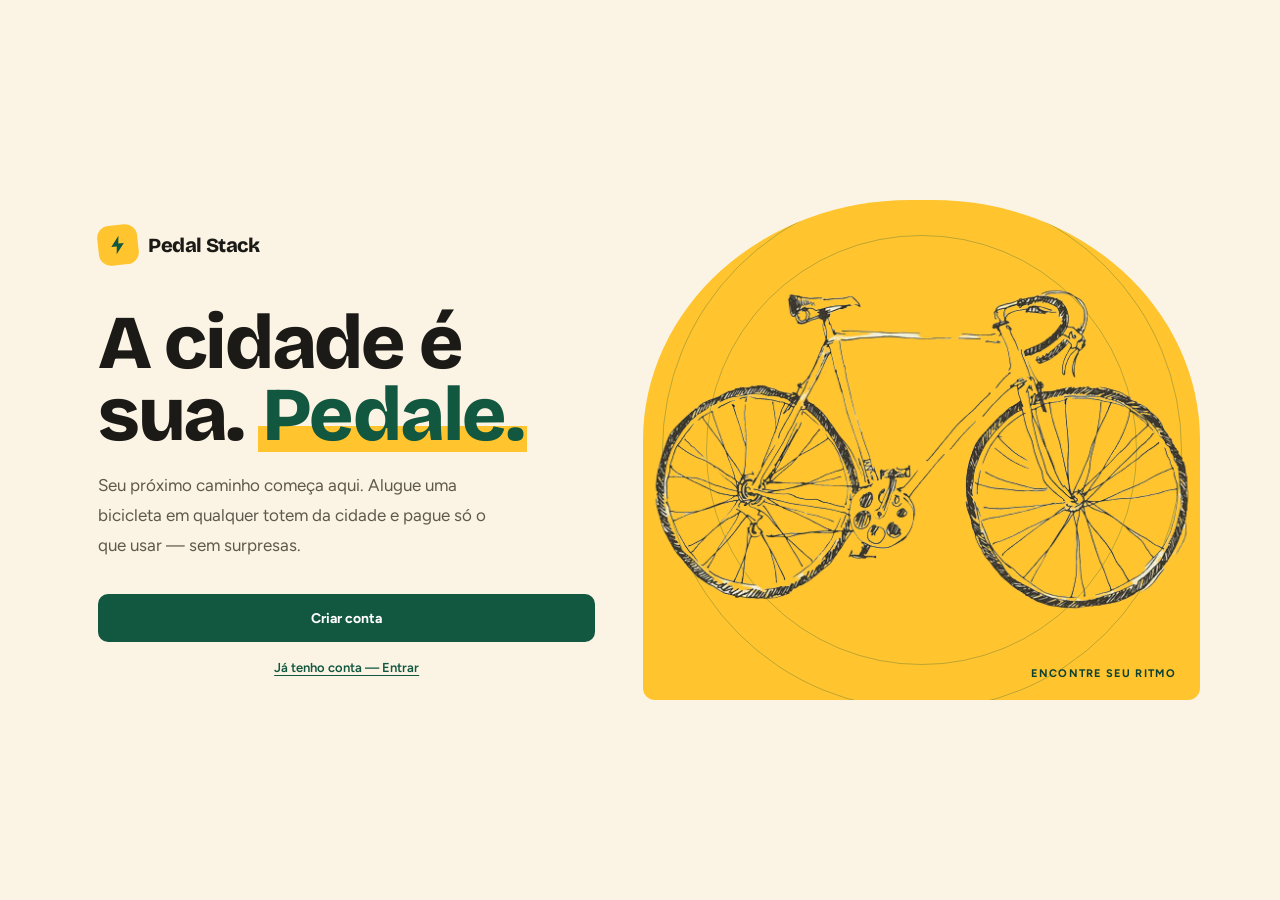
<file: index.html>
<!doctype html>
<html lang="pt-BR">
  <head>
    <meta charset="utf-8">
    <meta name="viewport" content="width=device-width, initial-scale=1">
    <meta name="theme-color" content="#FBF4E4">
    <title>Pedal Stack — pedale no seu ritmo</title>
    <link rel="stylesheet" href="./css/styles.css">
    <script src="./js/app.js" defer></script>
  </head>
  <body>
    <main id="app" class="app-shell" aria-live="polite"></main>
    <nav id="tabbar-root"></nav>
    <div id="toast-root" aria-live="assertive"></div>
    <div id="modal-root"></div>
  </body>
</html>
</file>
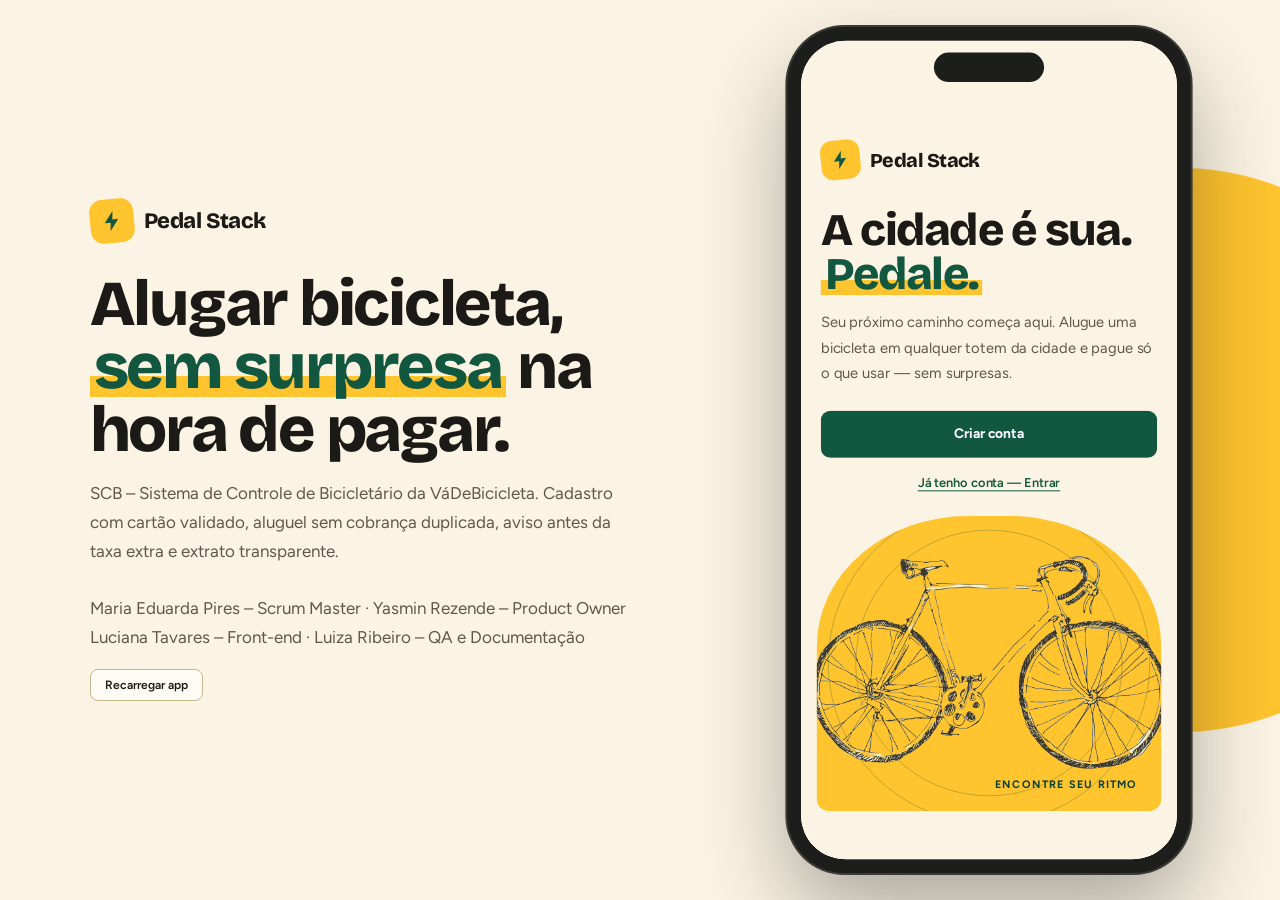
<file: apresentacao.html>
<!doctype html>
<html lang="pt-BR">
  <head>
    <meta charset="utf-8">
    <meta name="viewport" content="width=device-width, initial-scale=1">
    <title>Pedal Stack — Apresentação</title>
    <style>
      @font-face { font-family: "Bricolage Grotesque"; font-weight: 800; src: url("./fonts/bricolage-grotesque-latin-800-normal.woff2") format("woff2"); }
      @font-face { font-family: Figtree; font-weight: 400; src: url("./fonts/figtree-latin-400-normal.woff2") format("woff2"); }
      @font-face { font-family: Figtree; font-weight: 600; src: url("./fonts/figtree-latin-600-normal.woff2") format("woff2"); }
      :root { --paper: #FBF4E4; --green: #12573F; --green-dark: #0B4130; --yellow: #FFC42E; --ink: #1B1A17; --taupe: #5E594C; }
      * { box-sizing: border-box; }
      html, body { height: 100%; margin: 0; }
      body {
        display: grid; grid-template-columns: 1fr auto; align-items: center; gap: 6vw;
        padding: 3vh 7vw; overflow: hidden; font-family: Figtree, sans-serif; color: var(--ink);
        background: radial-gradient(circle at 92% 50%, var(--yellow) 0 22vw, transparent 22.1vw), var(--paper);
      }
      .intro { max-width: 540px; }
      .brand { display: inline-flex; align-items: center; gap: 10px; font-family: "Bricolage Grotesque", sans-serif; font-size: 22px; font-weight: 800; letter-spacing: -.02em; }
      .brand-mark { width: 44px; height: 44px; display: grid; place-items: center; border-radius: 13px; background: var(--yellow); color: var(--green); transform: rotate(-6deg); }
      .brand-mark svg { width: 24px; height: 24px; }
      h1 { margin: 30px 0 18px; font-family: "Bricolage Grotesque", sans-serif; font-size: clamp(42px, 5vw, 70px); font-weight: 800; line-height: .98; letter-spacing: -.035em; }
      h1 em { color: var(--green); font-style: normal; background: linear-gradient(transparent 62%, var(--yellow) 62%, var(--yellow) 90%, transparent 90%); padding: 0 4px; }
      .intro p { color: var(--taupe); font-size: 17px; line-height: 1.7; }
      .pills { display: flex; flex-wrap: wrap; gap: 8px; margin-top: 24px; }
      .pill { padding: 7px 12px; border-radius: 8px; background: var(--green); color: #fff; font-size: 13px; font-weight: 600; }
      .pill b { color: var(--yellow); }
      .team { margin-top: 28px; color: var(--taupe); font-size: 13px; line-height: 1.8; }
      .controls { margin-top: 16px; }
      .controls button { padding: 8px 14px; border: 1px solid #c9b78a; border-radius: 8px; background: #fffcf5; color: var(--ink); font: 600 12px Figtree, sans-serif; cursor: pointer; }

      .stage { width: 410px; height: 860px; transform-origin: center; }
      .phone {
        position: relative; width: 410px; height: 860px; padding: 14px; border-radius: 58px;
        background: #1d1d1b; box-shadow: 0 0 0 2px #3a3a36, 0 40px 90px rgba(27, 26, 23, .35);
      }
      .phone::before { content: ""; position: absolute; top: 26px; left: 50%; z-index: 2; width: 112px; height: 30px; transform: translateX(-50%); border-radius: 20px; background: #1d1d1b; }
      .screen { width: 100%; height: 100%; overflow: hidden; border-radius: 45px; background: var(--paper); }
      .screen iframe { width: 100%; height: 100%; border: 0; padding-top: 34px; background: var(--paper); }

      @media (max-width: 900px) {
        body { grid-template-columns: 1fr; justify-items: center; overflow: auto; padding: 24px 16px; background: var(--paper); }
        .intro { display: none; }
      }
    </style>
  </head>
  <body>
    <section class="intro">
      <span class="brand"><span class="brand-mark"><svg viewBox="0 0 24 24" fill="currentColor" aria-hidden="true"><path d="M13.5 2 4.5 13.5h6L9.5 22l9-11.5h-6z"/></svg></span>Pedal Stack</span>
      <h1>Alugar bicicleta, <em>sem surpresa</em> na hora de pagar.</h1>
      <p>SCB – Sistema de Controle de Bicicletário da VáDeBicicleta. Cadastro com cartão validado, aluguel sem cobrança duplicada, aviso antes da taxa extra e extrato transparente.</p>
      
      <p class="team">Maria Eduarda Pires – Scrum Master · Yasmin Rezende – Product Owner<br>Luciana Tavares – Front-end · Luiza Ribeiro – QA e Documentação</p>
      <div class="controls"><button type="button" id="reload">Recarregar app</button></div>
    </section>
    <div class="stage" id="stage">
      <div class="phone"><div class="screen"><iframe id="frame" src="./index.html" title="Aplicativo Pedal Stack"></iframe></div></div>
    </div>
    <script>
      const stage = document.querySelector("#stage");
      function fit() {
        const scale = Math.min(1, (window.innerHeight * 0.94) / 860);
        stage.style.transform = `scale(${scale})`;
        stage.style.margin = `${(860 * scale - 860) / 2}px ${(410 * scale - 410) / 2}px`;
      }
      window.addEventListener("resize", fit);
      fit();
      document.querySelector("#reload").addEventListener("click", () => {
        document.querySelector("#frame").contentWindow.location.reload();
      });
    </script>
  </body>
</html>
</file>
<file: css/styles.css>
@font-face { font-family: "Bricolage Grotesque"; font-weight: 600; font-display: swap; src: url("../fonts/bricolage-grotesque-latin-600-normal.woff2") format("woff2"); }
@font-face { font-family: "Bricolage Grotesque"; font-weight: 700; font-display: swap; src: url("../fonts/bricolage-grotesque-latin-700-normal.woff2") format("woff2"); }
@font-face { font-family: "Bricolage Grotesque"; font-weight: 800; font-display: swap; src: url("../fonts/bricolage-grotesque-latin-800-normal.woff2") format("woff2"); }
@font-face { font-family: Figtree; font-weight: 400; font-display: swap; src: url("../fonts/figtree-latin-400-normal.woff2") format("woff2"); }
@font-face { font-family: Figtree; font-weight: 500; font-display: swap; src: url("../fonts/figtree-latin-500-normal.woff2") format("woff2"); }
@font-face { font-family: Figtree; font-weight: 600; font-display: swap; src: url("../fonts/figtree-latin-600-normal.woff2") format("woff2"); }
@font-face { font-family: Figtree; font-weight: 700; font-display: swap; src: url("../fonts/figtree-latin-700-normal.woff2") format("woff2"); }

:root {
  color-scheme: light;
  --paper: #F7F1E1;
  --surface: #FCF8EE;
  --green: #2F5D50;
  --ink: #2B2B28;
  --taupe: #6B675C;
  --border: #8C836C;
  --error: #A8322D;
  --warning: #8A5A00;
  --line: rgba(107, 103, 92, .18);
  font-family: Figtree, sans-serif;
  color: var(--ink);
  background: var(--paper);
  font-synthesis: none;
  text-rendering: optimizeLegibility;
}

* { box-sizing: border-box; }

body {
  margin: 0;
  min-width: 320px;
  min-height: 100vh;
  background:
    radial-gradient(ellipse at 82% 17%, rgba(232, 220, 187, .38), transparent 34rem),
    var(--paper);
}

button, input, select { font: inherit; }
button, a { -webkit-tap-highlight-color: transparent; }
a { color: var(--green); text-decoration-thickness: 1px; text-underline-offset: 3px; }
button { cursor: pointer; }

.app-shell {
  width: min(1120px, calc(100% - 48px));
  min-height: 100vh;
  margin: 0 auto;
  display: grid;
  align-items: center;
  padding: 48px 0;
}

.welcome-layout {
  min-height: min(700px, calc(100vh - 96px));
  display: grid;
  grid-template-columns: 1fr 1.08fr;
  align-items: center;
  gap: 48px;
}

.welcome-copy { padding: 24px 0 24px 3.5%; }
.brand {
  display: inline-flex;
  align-items: center;
  gap: 12px;
  color: var(--green);
  font-size: 15px;
  font-weight: 700;
  letter-spacing: .12em;
  text-transform: uppercase;
}
.brand-mark {
  width: 42px;
  height: 42px;
  display: grid;
  place-items: center;
  border: 1px solid rgba(47, 93, 80, .35);
  border-radius: 50%;
}
.brand-mark svg { width: 24px; height: 24px; }

h1, h2, h3, p { margin-top: 0; }
.welcome-copy h1, .success-copy h1 {
  max-width: 520px;
  margin: 42px 0 20px;
  font-family: "Bricolage Grotesque", sans-serif;
  font-size: clamp(48px, 6vw, 78px);
  font-weight: 400;
  line-height: .99;
  letter-spacing: -.035em;
}
.welcome-copy h1 em { color: var(--green); font-style: normal; }
.welcome-copy > p {
  max-width: 390px;
  color: var(--taupe);
  font-size: 17px;
  line-height: 1.75;
}
.welcome-actions { margin-top: 34px; }
.welcome-actions .text-link { display: block; width: fit-content; margin: 18px auto 0; }
.welcome-art {
  position: relative;
  min-height: 500px;
  display: grid;
  place-items: center;
  overflow: hidden;
  border-radius: 48% 48% 12px 12px;
  background: #e8dfc9;
}
.welcome-art::before, .welcome-art::after {
  position: absolute;
  content: "";
  border: 1px solid rgba(47, 93, 80, .18);
  border-radius: 50%;
}
.welcome-art::before { width: 77%; aspect-ratio: 1; }
.welcome-art::after { width: 93%; aspect-ratio: 1; }
.welcome-art img {
  z-index: 1;
  width: 102%;
  max-width: 660px;
  height: auto;
  filter: sepia(.18) saturate(.72);
}
.art-note {
  position: absolute;
  right: 24px;
  bottom: 20px;
  z-index: 2;
  color: var(--taupe);
  font-size: 11px;
  letter-spacing: .12em;
  text-transform: uppercase;
}

.panel {
  width: min(660px, 100%);
  justify-self: center;
  padding: 40px;
  border: 1px solid rgba(140, 131, 108, .22);
  border-radius: 12px;
  background: rgba(252, 248, 238, .88);
  box-shadow: 0 20px 70px rgba(58, 51, 35, .07);
}
.panel-wide { width: min(790px, 100%); }
.panel-header { margin-bottom: 28px; }
.panel-header h1, .panel-header h2 {
  margin: 0 0 8px;
  font-family: "Bricolage Grotesque", sans-serif;
  font-size: 38px;
  font-weight: 400;
  line-height: 1.1;
}
.panel-header p { margin: 0; color: var(--taupe); font-size: 14px; line-height: 1.6; }
.back-link {
  display: inline-flex;
  align-items: center;
  gap: 8px;
  margin-bottom: 22px;
  color: var(--taupe);
  font-size: 13px;
  text-decoration: none;
}
.back-link:hover { color: var(--green); }
.back-link svg { width: 16px; height: 16px; }

.section-title {
  margin: 24px 0 14px;
  padding-bottom: 10px;
  border-bottom: 1px solid var(--line);
  color: var(--green);
  font-size: 12px;
  font-weight: 700;
  letter-spacing: .11em;
  text-transform: uppercase;
}
.section-title:first-child { margin-top: 0; }
.form-grid { display: grid; grid-template-columns: 1fr 1fr; gap: 16px; }
.field { min-width: 0; }
.field-full { grid-column: 1 / -1; }
.field label, .field-label {
  display: block;
  margin: 0 0 7px;
  color: var(--taupe);
  font-size: 12px;
  font-weight: 600;
}
.field input, .field select {
  width: 100%;
  height: 46px;
  padding: 0 13px;
  border: 1px solid var(--border);
  border-radius: 8px;
  outline: none;
  background: var(--surface);
  color: var(--ink);
  font-size: 14px;
  transition: border-color .15s, box-shadow .15s;
}
.field input:focus, .field select:focus {
  border-color: var(--green);
  box-shadow: 0 0 0 3px rgba(47, 93, 80, .12);
}
.field input:disabled, .field input[readonly], .field select:disabled { color: var(--taupe); background: #f1ecdf; }
.field input::placeholder { color: #a49b88; }
.field-hint { margin: 6px 0 0; color: var(--taupe); font-size: 11px; }
.field-error {
  display: flex;
  align-items: flex-start;
  gap: 6px;
  margin: 7px 0 0;
  color: var(--error);
  font-size: 12px;
  line-height: 1.45;
}
.field-error[hidden] { display: none; }
.field-error svg { width: 15px; height: 15px; flex: 0 0 15px; margin-top: 1px; }
.has-error input, .has-error select { border-color: var(--error); }

.upload-box {
  min-height: 74px;
  display: flex;
  align-items: center;
  gap: 14px;
  padding: 12px 14px;
  border: 1px dashed var(--border);
  border-radius: 8px;
  background: rgba(247, 241, 225, .5);
}
.upload-box input { position: absolute; width: 1px; height: 1px; overflow: hidden; opacity: 0; }
.upload-trigger {
  flex: 0 0 auto;
  padding: 9px 12px;
  border: 1px solid var(--green);
  border-radius: 7px;
  background: transparent;
  color: var(--green);
  font-size: 12px;
  font-weight: 600;
}
.upload-copy { color: var(--taupe); font-size: 12px; line-height: 1.5; }
.preview-image { width: 54px; height: 48px; object-fit: cover; border-radius: 6px; background: var(--paper); }
.preview-image[hidden] { display: none; }

.password-wrap { position: relative; }
.password-wrap input { padding-right: 72px; }
.reveal-button {
  position: absolute;
  top: 50%;
  right: 9px;
  transform: translateY(-50%);
  padding: 5px;
  border: 0;
  background: transparent;
  color: var(--green);
  font-size: 11px;
  font-weight: 600;
}
.form-actions { display: flex; align-items: center; gap: 18px; margin-top: 26px; }
.btn {
  min-height: 48px;
  display: inline-flex;
  align-items: center;
  justify-content: center;
  gap: 9px;
  padding: 0 22px;
  border: 1px solid transparent;
  border-radius: 8px;
  font-size: 13px;
  font-weight: 700;
  transition: transform .15s, background .15s, border-color .15s;
}
.btn:hover { transform: translateY(-1px); }
.btn-primary { background: var(--green); color: var(--surface); }
.btn-primary:hover { background: #234a3f; }
.btn-block { width: 100%; }
.btn-secondary { border-color: var(--border); background: transparent; color: var(--ink); }
.btn-secondary:hover { border-color: var(--green); }
.btn-link { padding: 8px 0; border: 0; background: transparent; color: var(--taupe); font-size: 13px; font-weight: 600; }
.btn-link:hover { color: var(--green); }
.text-link { color: var(--green); font-size: 13px; font-weight: 600; }
.form-status { align-items: flex-start; gap: 7px; margin: 14px 0 0; color: var(--error); font-size: 13px; line-height: 1.5; }
.form-status:not(:empty) { display: flex; }
.form-status svg { width: 16px; height: 16px; flex: 0 0 16px; margin-top: 1px; }
.form-status:empty { display: none; }

.success-layout { width: min(650px, 100%); justify-self: center; padding: 56px 40px; text-align: center; }
.success-icon {
  width: 74px; height: 74px; display: grid; place-items: center; margin: 0 auto;
  border-radius: 50%; background: rgba(47, 93, 80, .1); color: var(--green);
}
.success-icon svg { width: 34px; height: 34px; }
.success-copy h1 { margin: 26px auto 14px; font-size: 48px; }
.success-copy p { margin: 0 auto 28px; max-width: 430px; color: var(--taupe); font-size: 15px; line-height: 1.7; }

.home-layout { width: min(820px, 100%); justify-self: center; }
.home-top { display: flex; align-items: center; justify-content: space-between; margin-bottom: 54px; }
.home-top .brand { text-decoration: none; }
.home-nav { display: flex; align-items: center; gap: 20px; }
.home-nav button { border: 0; background: none; color: var(--taupe); font-size: 13px; font-weight: 600; }
.home-nav button:hover { color: var(--green); }
.home-card {
  position: relative;
  display: grid;
  grid-template-columns: 1fr .8fr;
  align-items: center;
  gap: 20px;
  overflow: hidden;
  min-height: 340px;
  padding: 46px;
  border: 1px solid rgba(140, 131, 108, .22);
  border-radius: 12px;
  background: var(--surface);
  box-shadow: 0 20px 70px rgba(58, 51, 35, .06);
}
.eyebrow { margin-bottom: 12px; color: var(--green); font-size: 11px; font-weight: 700; letter-spacing: .13em; text-transform: uppercase; }
.home-card h1 { margin-bottom: 12px; font-family: "Bricolage Grotesque", sans-serif; font-size: 46px; font-weight: 400; line-height: 1.05; }
.home-card p { color: var(--taupe); font-size: 14px; line-height: 1.7; }
.home-card .btn { margin-top: 12px; }
.soon-tag { display: inline-block; margin-left: 8px; padding: 5px 8px; border-radius: 20px; background: #f4e7c9; color: var(--warning); font-size: 10px; font-weight: 700; text-transform: uppercase; }
.home-bike { width: 125%; max-width: 380px; justify-self: center; filter: sepia(.2) saturate(.75); }

.profile-layout { width: min(720px, 100%); justify-self: center; }
.profile-card { padding: 30px; border: 1px solid rgba(140, 131, 108, .22); border-radius: 12px; background: var(--surface); }
.profile-details { margin: 0; }
.profile-success { margin: 0 0 12px; color: var(--green); font-size: 13px; font-weight: 600; }
.profile-row { display: grid; grid-template-columns: 150px 1fr; gap: 14px; padding: 16px 0; border-bottom: 1px solid var(--line); }
.profile-row:last-child { border-bottom: 0; }
.profile-row dt { color: var(--taupe); font-size: 12px; font-weight: 600; }
.profile-row dd { margin: 0; overflow-wrap: anywhere; font-size: 14px; }
.profile-actions { display: flex; gap: 12px; margin-top: 24px; }

.modal-backdrop {
  position: fixed; inset: 0; z-index: 10; display: grid; place-items: center; padding: 24px;
  background: rgba(43, 43, 40, .42);
}
.modal {
  width: min(430px, 100%); padding: 30px; border: 1px solid var(--line); border-radius: 12px;
  background: var(--surface); box-shadow: 0 24px 80px rgba(0, 0, 0, .2);
}
.modal h2 { margin: 0 0 10px; font-family: "Bricolage Grotesque", sans-serif; font-size: 28px; font-weight: 400; }
.modal p { color: var(--taupe); font-size: 14px; line-height: 1.65; }
.modal-actions { display: flex; justify-content: flex-end; gap: 10px; margin-top: 22px; }
.modal-actions .btn { min-height: 42px; padding: 0 15px; font-size: 12px; }

/* ===== Sprints 2 e 3 ===== */
.logged .app-shell { padding-bottom: 110px; align-items: start; }
.page { width: min(720px, 100%); justify-self: center; }
.page-top { display: flex; align-items: center; justify-content: space-between; gap: 12px; margin-bottom: 30px; }
.page-top .brand { text-decoration: none; }
.icon-btn { display: inline-flex; align-items: center; gap: 6px; padding: 8px 0; border: 0; background: none; color: var(--taupe); font-size: 13px; font-weight: 600; }
.icon-btn:hover { color: var(--green); }
.icon-btn svg { width: 18px; height: 18px; }

.card { padding: 26px; border: 1px solid rgba(140, 131, 108, .22); border-radius: 12px; background: var(--surface); box-shadow: 0 20px 70px rgba(58, 51, 35, .05); }
.card + .card { margin-top: 16px; }
.card h2 { margin: 0 0 6px; font-family: "Bricolage Grotesque", sans-serif; font-size: 26px; font-weight: 400; }
.muted { color: var(--taupe); font-size: 13px; line-height: 1.6; }

.alert { display: flex; gap: 10px; align-items: flex-start; margin-bottom: 18px; padding: 14px 16px; border-radius: 10px; font-size: 13px; line-height: 1.55; }
.alert svg { width: 18px; height: 18px; flex: 0 0 18px; margin-top: 1px; }
.alert-warning { background: #f6e7c4; color: #5f4100; border: 1px solid #e3cb8f; }
.alert-error { background: #f5dcd6; color: #7c241f; border: 1px solid #e3b5ad; }
.alert-ok { background: #dfece4; color: #1f4a3d; border: 1px solid #b8d3c4; }
.alert b { font-weight: 700; }
.alert .btn-link { padding: 0; color: inherit; text-decoration: underline; }

.btn:disabled { opacity: .45; cursor: not-allowed; transform: none; }

.totem-list { display: grid; gap: 10px; }
.totem-option { position: relative; display: flex; align-items: center; justify-content: space-between; gap: 12px; padding: 14px 16px; border: 1px solid var(--border); border-radius: 10px; background: var(--surface); cursor: pointer; }
.totem-option input { position: absolute; opacity: 0; }
.totem-option:has(input:checked) { border-color: var(--green); box-shadow: 0 0 0 3px rgba(47, 93, 80, .12); }
.totem-name { font-size: 14px; font-weight: 600; }
.totem-meta { color: var(--taupe); font-size: 12px; }
.totem-count { flex: 0 0 auto; padding: 5px 9px; border-radius: 20px; background: #e8dfc9; color: var(--green); font-size: 11px; font-weight: 700; }

.lock-grid { display: grid; grid-template-columns: repeat(auto-fill, minmax(78px, 1fr)); gap: 8px; }
.lock { padding: 10px 6px; border: 1px solid var(--border); border-radius: 9px; background: var(--surface); text-align: center; font-size: 13px; font-weight: 700; color: var(--ink); }
.lock small { display: block; margin-top: 3px; color: var(--taupe); font-size: 10px; font-weight: 600; }
.lock.is-busy { border-style: dashed; color: #a49b88; background: #f1ecdf; cursor: not-allowed; }
.lock.is-selected { border-color: var(--green); background: var(--green); color: var(--surface); }
.lock.is-selected small { color: #d8e6df; }


.demo-box { margin-top: 20px; padding: 14px 16px; border: 1px dashed #b9a979; border-radius: 10px; background: rgba(244, 231, 201, .45); }
.demo-title { margin: 0 0 8px; color: var(--warning); font-size: 10px; font-weight: 700; letter-spacing: .12em; text-transform: uppercase; }
.demo-actions { display: flex; flex-wrap: wrap; gap: 8px; }
.demo-actions button { padding: 7px 11px; border: 1px solid #c9b78a; border-radius: 20px; background: var(--surface); color: var(--ink); font-size: 12px; font-weight: 600; }
.demo-check { display: flex; align-items: center; gap: 8px; font-size: 13px; color: var(--ink); }
.demo-check input { width: 16px; height: 16px; accent-color: var(--green); }

.timer { margin: 6px 0 4px; font-family: "Bricolage Grotesque", sans-serif; font-size: 60px; line-height: 1; letter-spacing: -.02em; font-variant-numeric: tabular-nums; }
.progress { height: 8px; margin: 16px 0 8px; overflow: hidden; border-radius: 8px; background: #e8dfc9; }
.progress span { display: block; height: 100%; border-radius: 8px; background: var(--green); transition: width .4s; }
.progress.is-over span { background: var(--warning); }
.progress-legend { display: flex; justify-content: space-between; color: var(--taupe); font-size: 11px; }
.trip-grid, .receipt-grid { display: grid; grid-template-columns: 1fr 1fr; gap: 14px; margin-top: 20px; }
.kv { padding: 12px 14px; border-radius: 9px; background: var(--paper); }
.kv dt { color: var(--taupe); font-size: 11px; font-weight: 600; text-transform: uppercase; letter-spacing: .06em; }
.kv dd { margin: 4px 0 0; font-size: 15px; font-weight: 600; }
.extra-estimate { margin-top: 14px; color: var(--warning); font-size: 13px; font-weight: 600; }

.summary { display: grid; grid-template-columns: 1fr 1fr; gap: 12px; margin-bottom: 16px; }
.summary .kv { background: var(--surface); border: 1px solid rgba(140, 131, 108, .22); }
.list { margin: 0; padding: 0; list-style: none; }
.list-item { display: grid; grid-template-columns: 1fr auto; gap: 6px 14px; align-items: center; padding: 16px 0; border-bottom: 1px solid var(--line); }
.list-item:last-child { border-bottom: 0; }
.list-title { font-size: 14px; font-weight: 600; }
.list-sub { color: var(--taupe); font-size: 12px; line-height: 1.5; }
.list-value { text-align: right; font-size: 15px; font-weight: 700; font-variant-numeric: tabular-nums; }
.list-actions { grid-column: 1 / -1; }
.list-actions .btn { min-height: 38px; padding: 0 14px; font-size: 12px; }
.chip { display: inline-block; margin-top: 4px; padding: 3px 8px; border-radius: 20px; font-size: 10px; font-weight: 700; letter-spacing: .04em; text-transform: uppercase; }
.chip-paga { background: #dfece4; color: #1f4a3d; }
.chip-pendente { background: #f6e7c4; color: #6b4a00; }
.chip-estornada { background: #e7e3d9; color: var(--taupe); }
.empty { padding: 30px 10px; text-align: center; color: var(--taupe); font-size: 14px; }

.mail-item { display: flex; gap: 12px; width: 100%; padding: 16px 0; border: 0; border-bottom: 1px solid var(--line); background: none; text-align: left; color: var(--ink); }
.mail-dot { width: 8px; height: 8px; flex: 0 0 8px; margin-top: 6px; border-radius: 50%; background: transparent; }
.mail-item.is-unread .mail-dot { background: var(--green); }
.mail-item.is-unread .list-title { font-weight: 700; }
.mail-body { margin-top: 18px; font-size: 14px; line-height: 1.7; }
.mail-body table { width: 100%; margin: 14px 0; border-collapse: collapse; font-size: 13px; }
.mail-body td { padding: 8px 0; border-bottom: 1px solid var(--line); }
.mail-body td:last-child { text-align: right; font-weight: 600; }

.tabbar { position: fixed; left: 50%; bottom: 14px; z-index: 5; display: flex; gap: 4px; padding: 6px; transform: translateX(-50%); border: 1px solid rgba(140, 131, 108, .25); border-radius: 18px; background: rgba(252, 248, 238, .94); box-shadow: 0 12px 40px rgba(58, 51, 35, .14); backdrop-filter: blur(8px); }
.tab { position: relative; display: grid; justify-items: center; gap: 3px; min-width: 74px; padding: 7px 10px; border: 0; border-radius: 13px; background: none; color: var(--taupe); font-size: 10px; font-weight: 700; }
.tab svg { width: 21px; height: 21px; }
.tab.is-active { background: rgba(47, 93, 80, .1); color: var(--green); }
.badge { position: absolute; top: 3px; right: 16px; min-width: 16px; height: 16px; padding: 0 4px; border-radius: 10px; background: var(--error); color: #fff; font-size: 9px; line-height: 16px; }

#toast-root { position: fixed; top: 14px; left: 50%; z-index: 20; width: min(420px, calc(100% - 24px)); transform: translateX(-50%); }
.toast { display: flex; gap: 12px; padding: 14px 16px; border-radius: 14px; background: var(--ink); color: #f7f1e1; box-shadow: 0 18px 50px rgba(0, 0, 0, .25); animation: drop .35s ease-out; }
.toast svg { width: 22px; height: 22px; flex: 0 0 22px; color: #e9c46a; }
.toast strong { display: block; margin-bottom: 3px; font-size: 13px; }
.toast p { margin: 0; font-size: 12px; line-height: 1.5; color: #ddd6c4; }
.toast button { align-self: flex-start; border: 0; background: none; color: #ddd6c4; font-size: 18px; line-height: 1; }
@keyframes drop { from { opacity: 0; transform: translateY(-14px); } to { opacity: 1; transform: none; } }

.spinner { width: 42px; height: 42px; margin: 4px auto 16px; border: 3px solid #e8dfc9; border-top-color: var(--green); border-radius: 50%; animation: spin .8s linear infinite; }
@keyframes spin { to { transform: rotate(360deg); } }
.steps { margin: 0; padding: 0; list-style: none; font-size: 13px; }
.steps li { display: flex; align-items: center; gap: 8px; padding: 5px 0; color: #a49b88; }
.steps li.is-done { color: var(--green); font-weight: 600; }
.steps li.is-active { color: var(--ink); font-weight: 600; }
.steps svg { width: 15px; height: 15px; }
.modal.center { text-align: center; }
.modal.center .steps { display: inline-block; text-align: left; }
.op-id { margin-top: 12px; color: #a49b88; font-size: 10px; font-family: ui-monospace, monospace; }

@media (max-width: 760px) {
  .app-shell { width: min(100% - 32px, 580px); padding: 24px 0; }
  .welcome-layout { min-height: 0; grid-template-columns: 1fr; gap: 26px; }
  .welcome-copy { padding: 18px 4px 0; }
  .welcome-copy h1 { margin: 30px 0 14px; font-size: clamp(48px, 13vw, 68px); }
  .welcome-copy > p { font-size: 15px; }
  .welcome-actions { margin-top: 24px; }
  .welcome-art { min-height: 300px; border-radius: 44% 44% 12px 12px; }
  .welcome-art img { width: 110%; }
  .panel { padding: 28px 22px; }
  .panel-header h1, .panel-header h2 { font-size: 33px; }
  .home-card { grid-template-columns: 1fr; padding: 30px 26px; }
  .home-bike { width: 100%; max-height: 220px; object-fit: contain; }
  .home-top { margin-bottom: 30px; }
  .home-nav { gap: 12px; }
  .logged .app-shell { padding-bottom: 104px; }
  .card { padding: 22px 18px; }
  .timer { font-size: 52px; }
}

@media (max-width: 480px) {
  .form-grid { grid-template-columns: 1fr; gap: 13px; }
  .field-full { grid-column: auto; }
  .form-actions, .profile-actions { align-items: stretch; flex-direction: column; gap: 10px; }
  .form-actions .btn-link { align-self: center; }
  .profile-row { grid-template-columns: 1fr; gap: 6px; }
  .profile-card { padding: 20px; }
  .home-top .brand { font-size: 12px; }
  .home-top .brand-mark { width: 36px; height: 36px; }
  .home-nav { gap: 6px; }
  .home-nav button { font-size: 11px; }
  .home-card h1 { font-size: 40px; }
  .success-layout { padding: 36px 12px; }
  .success-copy h1 { font-size: 42px; }
  .modal-actions { flex-direction: column-reverse; }
  .tabbar { width: calc(100% - 20px); justify-content: space-between; bottom: 10px; }
  .tab { min-width: 0; flex: 1; padding: 7px 4px; }
  .badge { right: calc(50% - 20px); }
  .trip-grid, .receipt-grid { grid-template-columns: 1fr 1fr; gap: 10px; }
  .page-top .brand { font-size: 12px; }
  .page-top .brand-mark { width: 36px; height: 36px; }
}

/* ===== Identidade visual ===== */
:root {
  --paper: #FBF4E4;
  --surface: #FFFCF5;
  --green: #12573F;
  --green-dark: #0B4130;
  --yellow: #FFC42E;
  --yellow-soft: #FFEDB8;
  --ink: #1B1A17;
  --taupe: #5E594C;
  --border: #A39A83;
}
body { background: var(--paper); }
h1, h2, .welcome-copy h1, .success-copy h1, .panel-header h1, .panel-header h2, .home-card h1, .card h2, .modal h2 {
  font-family: "Bricolage Grotesque", sans-serif; font-weight: 800; letter-spacing: -.03em;
}
.brand { gap: 10px; color: var(--ink); font-family: "Bricolage Grotesque", sans-serif; font-size: 20px; font-weight: 800; letter-spacing: -.02em; text-transform: none; text-decoration: none; }
.brand-mark { width: 40px; height: 40px; border: 0; border-radius: 12px; background: var(--yellow); color: var(--green); transform: rotate(-6deg); }
.brand-mark svg { width: 22px; height: 22px; }
.welcome-copy h1 { font-size: clamp(46px, 6vw, 76px); line-height: .95; }
.welcome-copy h1 em { color: var(--green); background: linear-gradient(transparent 62%, var(--yellow) 62%, var(--yellow) 90%, transparent 90%); padding: 0 4px; }
.welcome-art { background: var(--yellow); }
.welcome-art::before, .welcome-art::after { border-color: rgba(18, 87, 63, .28); }
.welcome-art img { filter: none; }
.art-note { color: var(--green-dark); font-weight: 700; }
.btn { font-size: 14px; border-radius: 10px; }
.btn-primary { background: var(--green); color: #fff; }
.btn-primary:hover { background: var(--green-dark); }
.btn-secondary:hover { border-color: var(--green); }
.text-link, a { color: var(--green); }
.eyebrow { display: inline-block; padding: 4px 9px; border-radius: 6px; background: var(--yellow); color: var(--green-dark); letter-spacing: .06em; }
.section-title { color: var(--green); }
.home-card { background: var(--surface); }
.home-card::after { content: ""; position: absolute; right: -70px; bottom: -80px; z-index: 0; width: 320px; height: 320px; border-radius: 50%; background: var(--yellow-soft); }
.home-card > * { position: relative; z-index: 1; }
.home-bike { filter: none; }
.timer { font-family: "Bricolage Grotesque", sans-serif; font-weight: 800; letter-spacing: -.04em; color: var(--green-dark); }
.progress { background: var(--yellow-soft); }
.progress.is-over span { background: #D9822B; }
.totem-option:has(input:checked) { border-color: var(--green); background: #F2F8F4; box-shadow: 0 0 0 3px rgba(18, 87, 63, .14); }
.totem-count { background: var(--yellow); color: var(--green-dark); }
.lock.is-selected { background: var(--green); border-color: var(--green); }
.lock.is-selected small { color: var(--yellow); }
.kv { background: #F6EEDA; }
.summary .kv { background: var(--surface); }
.is-pending { color: #B5651D; }
.chip-paga { background: #D7EBDF; color: var(--green-dark); }
.chip-pendente { background: var(--yellow); color: #4A3500; }
.success-icon { background: var(--yellow); color: var(--green-dark); }
.success-icon.is-error { background: #F5D6D2; color: var(--error); }
.tabbar { background: var(--surface); }
.tab.is-active { background: var(--green); color: var(--yellow); }
.badge { background: #E2552C; }
.mail-item.is-unread .mail-dot { background: var(--yellow); box-shadow: 0 0 0 2px var(--green) inset; }
.spinner { border-color: var(--yellow-soft); border-top-color: var(--green); }
.steps li.is-done { color: var(--green); }
.toast svg { color: var(--yellow); }
.field input:focus, .field select:focus { border-color: var(--green); box-shadow: 0 0 0 3px rgba(18, 87, 63, .14); }
.upload-trigger { border-color: var(--green); color: var(--green); }
.page-top .brand, .home-top .brand { font-size: 18px; }
</file>
